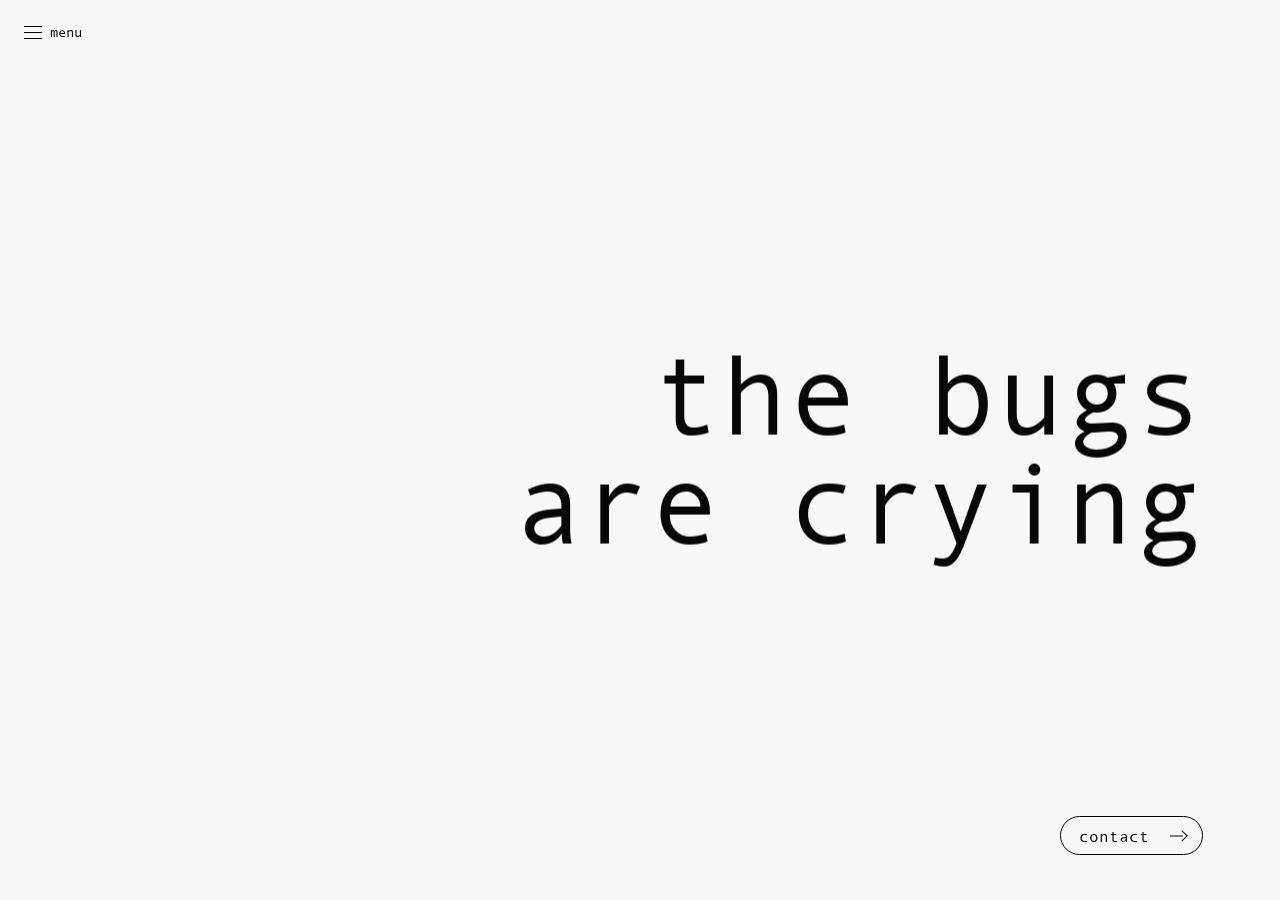
<file: index.html>
<!DOCTYPE html>
<html>
    <head>
        <title>the bugs are crying</title>
        <meta name="viewport" content="width=device-width, initial-scale=1">
        <link rel="stylesheet" href="./index.css?v=33">
        <link rel="icon" href="./favicon.ico">
        <link rel="icon" type="image/png" sizes="256x256" href="./favico-kasen.png?v=1">
        <link rel="shortcut icon" type="image/x-icon" href="./favico-kasen.ico?v=1">
        <link rel="apple-touch-icon" sizes="256x256" href="./favico-kasen.png?v=1">
    </head>
    <body>
        <div class="header">
            <button class="menu-toggle" type="button" aria-expanded="false" aria-controls="site-menu">
                <span class="menu-icon" aria-hidden="true"></span>
                <span class="menu-label">menu</span>
            </button>
            <nav class="site-menu" id="site-menu" aria-label="Main navigation">
                <ul>
                    <li><a href="./tattoos.html">tattoos</a></li>
                    <li><a href="./stencils.html">stencils</a></li>
                    <li><a href="./about.html">about</a></li>
                    <li><a href="./contact.html">contact</a></li>
                </ul>
            </nav>
        </div>
        <main>
            <section class="homepage" aria-label="The bugs are crying">
                <h1 class="homepage-title">the<br class="homepage-mobile-break"> bugs<br class="homepage-mobile-break"> are<br class="homepage-mobile-break"> crying</h1>
                <a class="homepage-contact" href="./contact.html">
                    <span>contact</span>
                    <span class="homepage-contact-arrow" aria-hidden="true"></span>
                </a>
            </section>
        </main>
        <script src="./navigation.js?v=1"></script>
    </body>
</html>
</file>
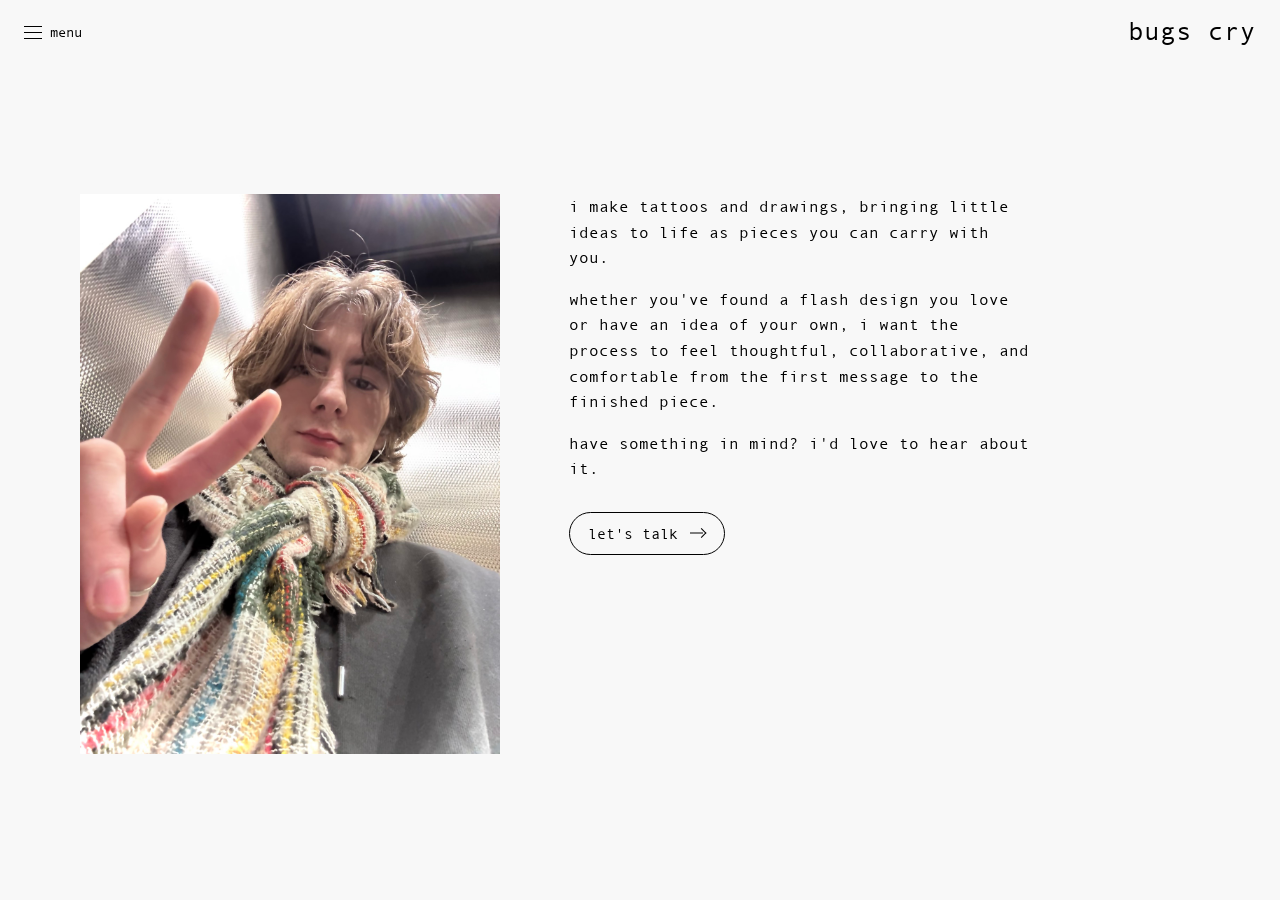
<file: about.html>
<!DOCTYPE html>
<html lang="en">
    <head>
        <title>about | the bugs are crying</title>
        <meta name="viewport" content="width=device-width, initial-scale=1">
        <meta name="description" content="Meet the artist behind the bugs are crying.">
        <link rel="stylesheet" href="./index.css?v=34">
        <link rel="stylesheet" href="./about.css?v=1">
        <link rel="icon" href="./favicon.ico">
        <link rel="icon" type="image/png" sizes="256x256" href="./favico-kasen.png?v=1">
        <link rel="shortcut icon" type="image/x-icon" href="./favico-kasen.ico?v=1">
        <link rel="apple-touch-icon" sizes="256x256" href="./favico-kasen.png?v=1">
    </head>
    <body>
        <header class="header about-header">
            <h1 class="title about-brand">
                <a href="./index.html">bugs cry</a>
            </h1>
            <button class="menu-toggle" type="button" aria-expanded="false" aria-controls="site-menu">
                <span class="menu-icon" aria-hidden="true"></span>
                <span class="menu-label">menu</span>
            </button>
            <nav class="site-menu" id="site-menu" aria-label="Main navigation">
                <ul>
                    <li><a href="./tattoos.html">tattoos</a></li>
                    <li><a href="./stencils.html">stencils</a></li>
                    <li><a href="./about.html" aria-current="page">about</a></li>
                    <li><a href="./contact.html">contact</a></li>
                </ul>
            </nav>
        </header>
        <main class="about-page">
            <section class="about-layout" aria-label="About the artist">
                <figure class="about-portrait">
                    <img src="./img-%20about/about-portrait.jpg" alt="The artist behind bugs cry">
                </figure>
                <div class="about-copy">
                    <div class="about-body">
                        <p>i make tattoos and drawings, bringing little ideas to life as pieces you can carry with you.</p>
                        <p>whether you've found a flash design you love or have an idea of your own, i want the process to feel thoughtful, collaborative, and comfortable from the first message to the finished piece.</p>
                        <p>have something in mind? i'd love to hear about it.</p>
                    </div>
                    <a class="about-contact" href="./contact.html">
                        <span>let's talk</span>
                        <span class="about-contact-arrow" aria-hidden="true"></span>
                    </a>
                </div>
            </section>
        </main>
        <script src="./navigation.js?v=1"></script>
    </body>
</html>
</file>
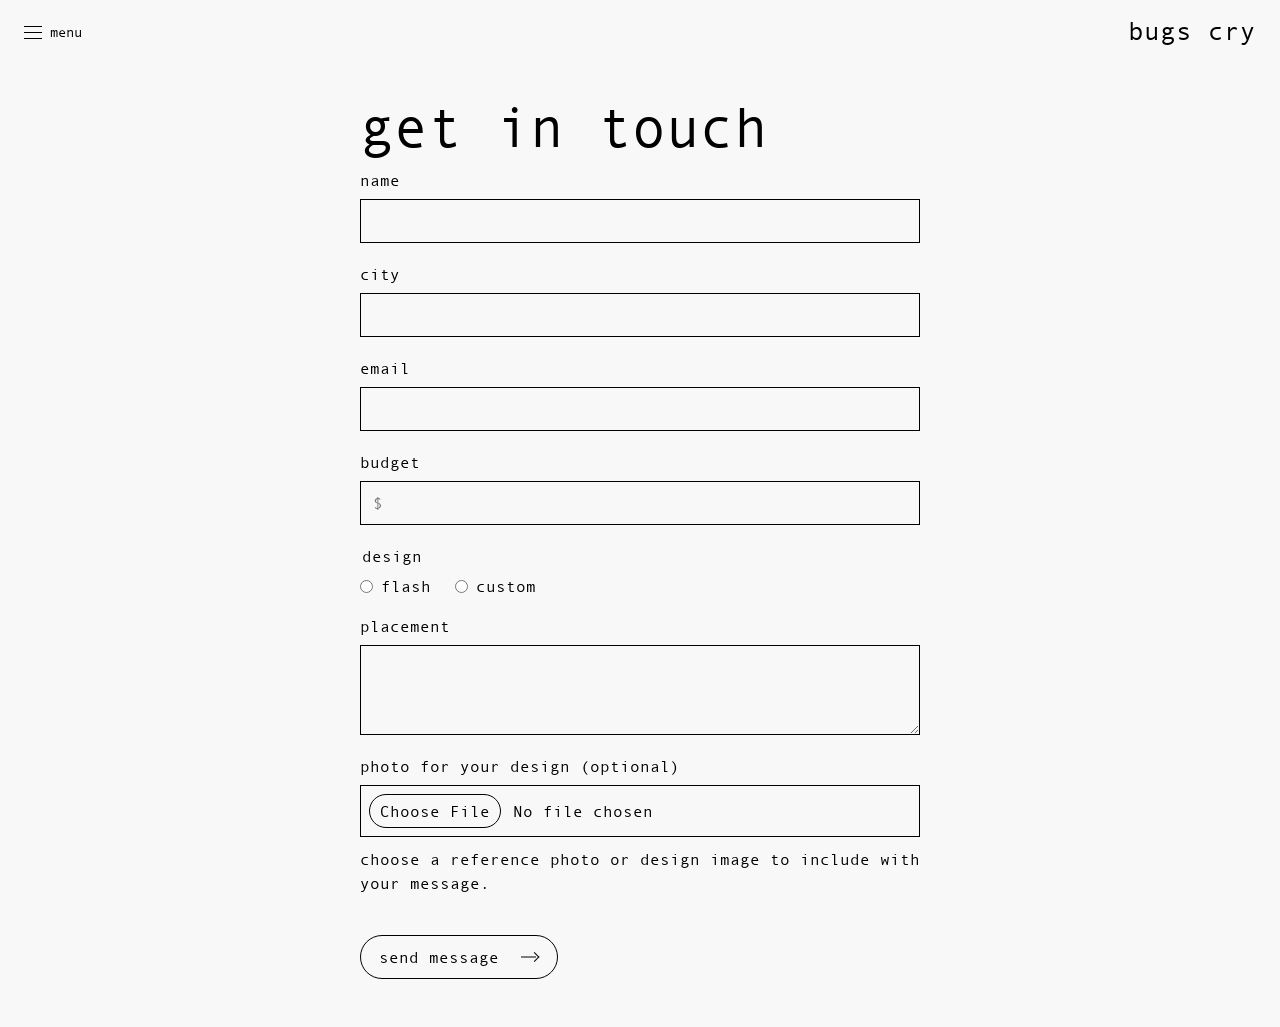
<file: contact.html>
<!DOCTYPE html>
<html lang="en">
    <head>
        <title>contact | the bugs are crying</title>
        <meta name="viewport" content="width=device-width, initial-scale=1">
        <link rel="stylesheet" href="./index.css?v=33">
        <link rel="stylesheet" href="./contact.css?v=3">
        <link rel="icon" href="./favicon.ico">
        <link rel="icon" type="image/png" sizes="256x256" href="./favico-kasen.png?v=1">
        <link rel="shortcut icon" type="image/x-icon" href="./favico-kasen.ico?v=1">
        <link rel="apple-touch-icon" sizes="256x256" href="./favico-kasen.png?v=1">
    </head>
    <body>
        <div class="header contact-header">
            <h1 class="title contact-brand">
                <a href="./index.html">bugs cry</a>
            </h1>
            <button class="menu-toggle" type="button" aria-expanded="false" aria-controls="site-menu">
                <span class="menu-icon" aria-hidden="true"></span>
                <span class="menu-label">menu</span>
            </button>
            <nav class="site-menu" id="site-menu" aria-label="Main navigation">
                <ul>
                    <li><a href="./tattoos.html">tattoos</a></li>
                    <li><a href="./stencils.html">stencils</a></li>
                    <li><a href="./about.html">about</a></li>
                    <li><a href="./contact.html" aria-current="page">contact</a></li>
                </ul>
            </nav>
        </div>
        <main class="contact-page">
            <section class="contact-sheet" aria-labelledby="contact-title">
                <h1 id="contact-title">get in touch</h1>
                <form action="https://formsubmit.co/bugscry@gmail.com" method="post" enctype="multipart/form-data">
                    <label for="contact-name">name</label>
                    <input id="contact-name" name="name" type="text" autocomplete="name" required>

                    <label for="contact-city">city</label>
                    <input id="contact-city" name="city" type="text" autocomplete="address-level2" required>

                    <label for="contact-email">email</label>
                    <input id="contact-email" name="email" type="email" autocomplete="email" required>

                    <label for="contact-budget">budget</label>
                    <input id="contact-budget" name="budget" type="number" min="0" step="1" inputmode="decimal" placeholder="$">

                    <fieldset class="contact-design">
                        <legend>design</legend>
                        <div class="contact-design-options">
                            <label>
                                <input type="radio" name="design" value="flash" required>
                                flash
                            </label>
                            <label>
                                <input type="radio" name="design" value="custom">
                                custom
                            </label>
                        </div>
                    </fieldset>

                    <label for="contact-placement">placement</label>
                    <textarea id="contact-placement" name="placement" rows="3" required></textarea>

                    <label for="contact-photo">photo for your design (optional)</label>
                    <input id="contact-photo" class="contact-photo-input" name="photo" type="file" accept="image/*" aria-describedby="contact-photo-help">
                    <p class="contact-photo-help" id="contact-photo-help">choose a reference photo or design image to include with your message.</p>
                    <div class="contact-photo-preview" hidden>
                        <img alt="preview of your selected design photo">
                        <button class="contact-photo-remove" type="button">remove photo</button>
                    </div>
                    <p class="contact-photo-status" aria-live="polite"></p>

                    <button class="contact-submit" type="submit">send message <span class="contact-submit-arrow" aria-hidden="true"></span></button>
                </form>
            </section>
        </main>
        <script src="./navigation.js?v=1"></script>
        <script src="./contact.js?v=1"></script>
    </body>
</html>
</file>
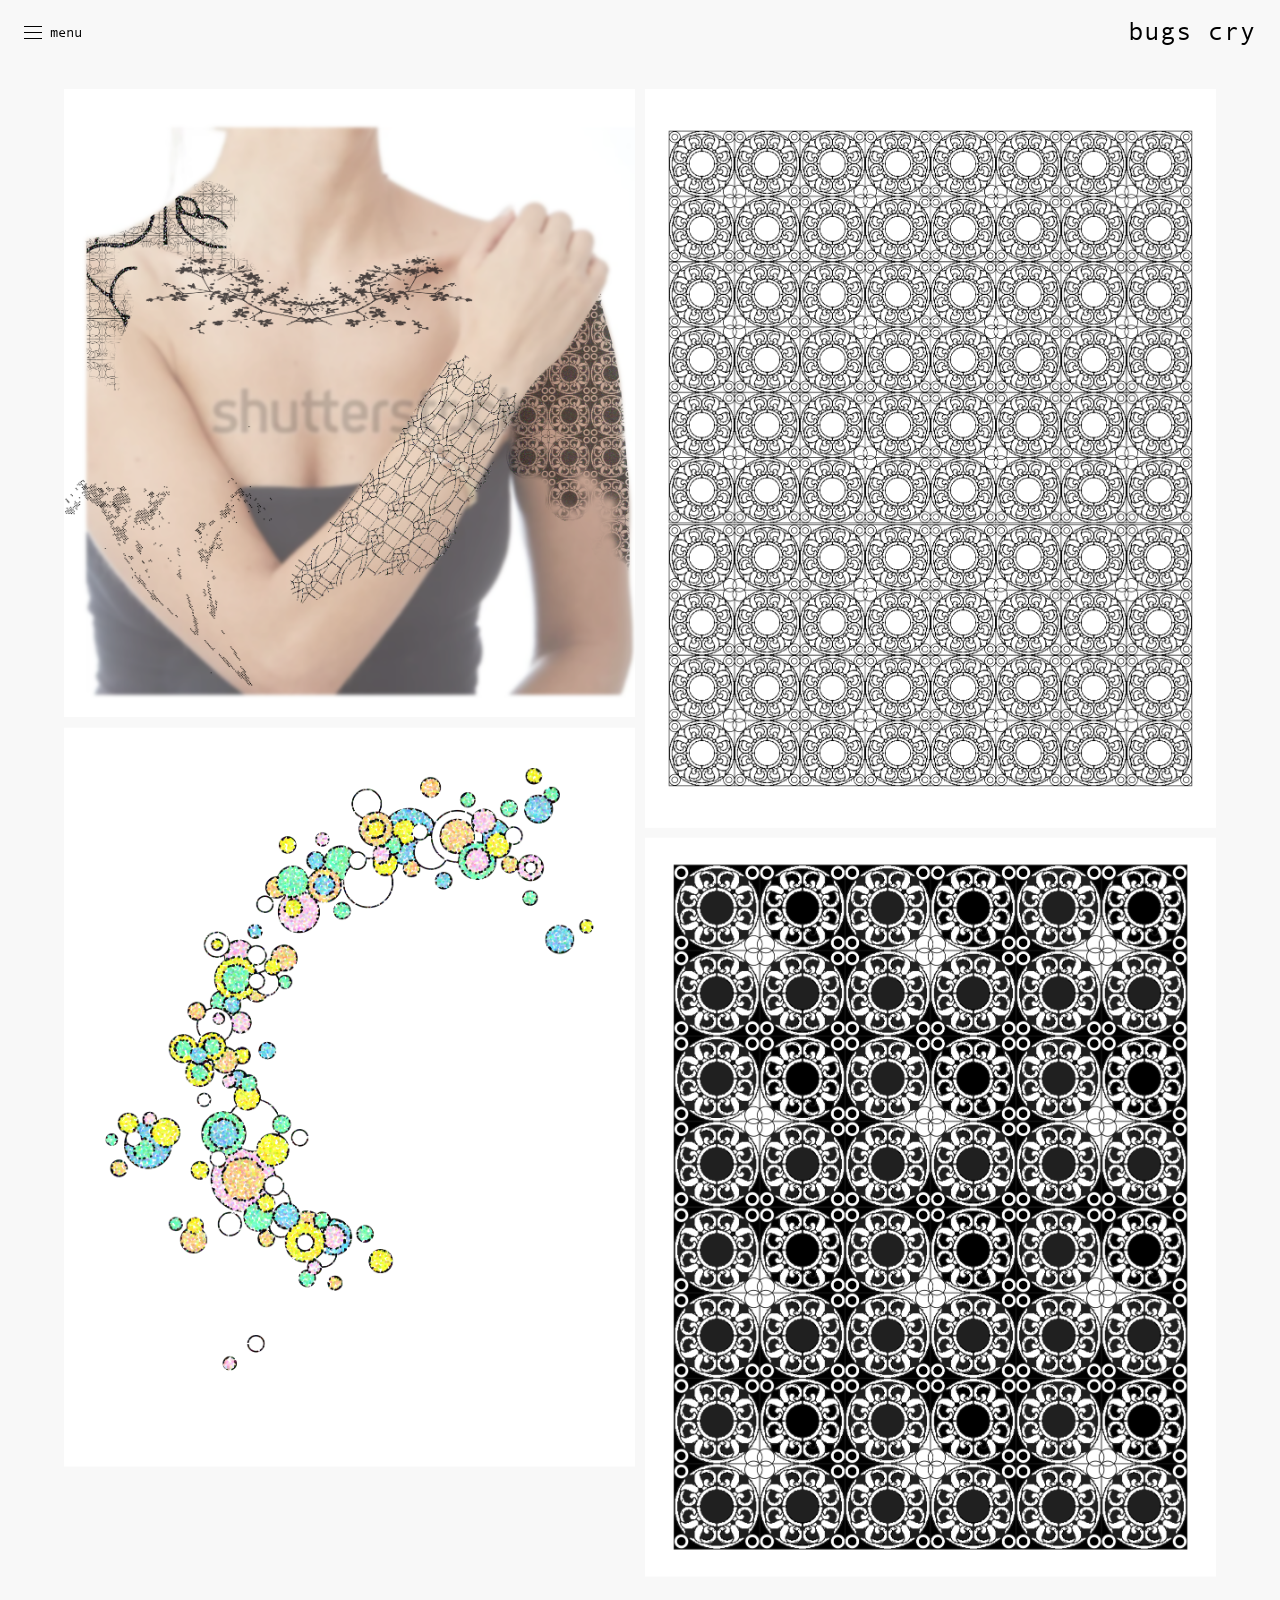
<file: stencils.html>
<!DOCTYPE html>
<html lang="en">
    <head>
        <title>stencils | the bugs are crying</title>
        <meta name="viewport" content="width=device-width, initial-scale=1">
        <link rel="stylesheet" href="./index.css?v=34">
        <link rel="stylesheet" href="./stencils.css?v=4">
        <script src="./masonry.pkgd.min.js"></script>
        <link rel="icon" href="./favicon.ico">
        <link rel="icon" type="image/png" sizes="256x256" href="./favico-kasen.png?v=1">
        <link rel="shortcut icon" type="image/x-icon" href="./favico-kasen.ico?v=1">
        <link rel="apple-touch-icon" sizes="256x256" href="./favico-kasen.png?v=1">
    </head>
    <body>
        <main>
            <div class="header">
                <button class="menu-toggle" type="button" aria-expanded="false" aria-controls="site-menu">
                    <span class="menu-icon" aria-hidden="true"></span>
                    <span class="menu-label">menu</span>
                </button>
                <nav class="site-menu" id="site-menu" aria-label="Main navigation">
                    <ul>
                        <li><a href="./tattoos.html">tattoos</a></li>
                        <li><a href="./stencils.html" aria-current="page">stencils</a></li>
                        <li><a href="./about.html">about</a></li>
                        <li><a href="./contact.html">contact</a></li>
                    </ul>
                </nav>
                <h1 class="title">
                    <a href="./index.html">bugs cry</a>
                </h1>
            </div>
            <section class="container stencils-gallery" aria-label="Stencil designs">
                <div class="stencil-sizer" aria-hidden="true"></div>
                <figure>
                    <button class="stencil-image" type="button" aria-label="Open stencil design 1 in slideshow">
                        <img src="./img-stencil/11515155151.png" alt="Stencil design 1">
                    </button>
                </figure>
                <figure>
                    <button class="stencil-image" type="button" aria-label="Open stencil design 2 in slideshow">
                        <img src="./img-stencil/3453578998%20pattern.png" alt="Stencil design 2">
                    </button>
                </figure>
                <figure>
                    <button class="stencil-image" type="button" aria-label="Open stencil design 3 in slideshow">
                        <img src="./img-stencil/Untitled-155.png" alt="Stencil design 3">
                    </button>
                </figure>
                <figure>
                    <button class="stencil-image" type="button" aria-label="Open stencil design 4 in slideshow">
                        <img src="./img-stencil/dark%20pattern%201.png" alt="Stencil design 4">
                    </button>
                </figure>
            </section>
        </main>
        <script src="./navigation.js?v=1"></script>
        <script src="./stencils.js?v=1"></script>
    </body>
</html>
</file>
<file: index.css>
@font-face {
    font-family: 'Bugs Cry Mono';
    font-style: normal;
    font-weight: 400;
    font-stretch: normal;
    src: url('./ANDALEMO.woff') format('woff');
    font-display: swap;
}

*{ 
    background-color: var(--surface-color);
    box-sizing: border-box;
    font-family: 'Bugs Cry Mono', Courier, monospace;
    font-synthesis: none;
}

:root {
    --surface-color: #f8f8f8;
}

body {
    margin: 0;
}

button {
    font-family: inherit;
}

body,
.header,
.header a,
.site-menu,
.site-menu a,
.slideshow,
.slideshow button {
    font-family: 'Bugs Cry Mono', Courier, monospace;
    font-synthesis: none;
}

.header {
    height: 64px;
    width: 100%;
    position: fixed;
    top: 0;
    left: 0;
    z-index: 4;
    background: var(--surface-color);
}

.header > *,
.header a,
.menu-toggle,
.menu-toggle *,
.site-menu *,
.site-menu li {
    background-color: transparent;
}

.title {
    position: fixed;
    top: 0;
    height: 64px;
    display: flex;
    align-items: center;
    right: 24px;
    z-index: 5;
    margin: 0;
    font-size: clamp(1.2rem, 2vw, 1.8rem);
    font-weight: normal;
    line-height: 1;
}

.header a {
    text-decoration: none;
    color: black;
    transition: opacity 200ms ease-out;
}

.menu-toggle {
    position: fixed;
    top: 0;
    height: 64px;
    left: 24px;
    z-index: 6;
    display: flex;
    align-items: center;
    gap: 8px;
    border: 0;
    padding: 0;
    background: transparent;
    color: #000;
    font: inherit;
    cursor: pointer;
}

.menu-icon,
.menu-icon::before,
.menu-icon::after {
    display: block;
    width: 18px;
    height: 1px;
    background: currentColor;
    transition: transform 200ms ease-out;
}

.menu-icon {
    position: relative;
}

.menu-icon::before,
.menu-icon::after {
    position: absolute;
    content: '';
}

.menu-icon::before {
    transform: translateY(-6px);
}

.menu-icon::after {
    transform: translateY(6px);
}

.menu-label {
    font-size: 0.9rem;
    line-height: 1;
}

.site-menu {
    position: fixed;
    top: 64px;
    left: 0;
    width: min(280px, 80vw);
    height: 100vh;
    padding: 80px 30px 30px;
    background-color: var(--surface-color);
    box-shadow: none;
    transform: translateX(-105%);
    transition: transform 250ms ease-out;
}

.site-menu ul {
    list-style: none;
    padding: 0;
    margin: 0;
}

.site-menu a {
    text-decoration: none;
    color: black;
    transition: all 200ms ease-out;
}

.site-menu li + li {
    margin-top: 14px;
}

.menu-open .site-menu {
    transform: translateX(0);
}

.menu-open .menu-icon {
    background: transparent;
}

.menu-open .menu-icon::before {
    transform: rotate(45deg);
}

.menu-open .menu-icon::after {
    transform: rotate(-45deg);
}

a:hover,
.menu-toggle:hover {
    opacity: 50%;
}

main {
  min-height: 100vh;
}

.container {
  position: relative;
  left: 0;
  width: 100%;
  box-sizing: border-box;
  padding: 84px 2vw 20px;
}

.homepage {
  position: relative;
  min-height: 100vh;
  min-height: 100dvh;
  overflow: hidden;
}

.homepage-title {
  position: fixed;
  top: 50%;
  right: clamp(24px, 6vw, 96px);
  max-width: min(10ch, 82vw);
  margin: 0;
  color: #fff;
  background: transparent;
  font-size: clamp(3rem, 9vw, 8rem);
  font-weight: normal;
  line-height: 0.95;
  text-align: right;
  transform: translateY(-50%);
  mix-blend-mode: difference;
}

.homepage-mobile-break {
  display: none;
}

.homepage-contact {
  position: fixed;
  right: clamp(24px, 6vw, 96px);
  bottom: clamp(24px, 5vh, 48px);
  z-index: 5;
  display: inline-block;
  padding: 0.65rem 1rem 0.65rem 1.15rem;
  color: #000;
  background: transparent;
  border: 1px solid #000;
  border-radius: 999px;
  font-size: 1rem;
  line-height: 1;
  white-space: nowrap;
  text-decoration: none;
  opacity: 1 !important;
  transition: background-color 180ms ease-out, transform 180ms ease-out;
}

.homepage-contact:hover {
  color: #000;
  background-color: #e8e8e8;
  opacity: 1 !important;
  transform: translateY(-2px);
}

.homepage-contact span {
  color: inherit;
  background: transparent;
  opacity: 1 !important;
  text-decoration: none;
}

.homepage-contact-arrow {
  position: relative;
  display: inline-block;
  margin-left: 0.7rem;
  width: 1rem;
  height: 0.7rem;
  text-decoration: none;
  transition: transform 180ms ease-out;
}

.homepage-contact-arrow::before {
  position: absolute;
  top: 50%;
  left: 0;
  width: 0.8rem;
  height: 1px;
  content: '';
  background: currentColor;
  transform: translateY(-50%);
}

.homepage-contact-arrow::after {
  position: absolute;
  top: 50%;
  right: 0;
  width: 0.45rem;
  height: 0.45rem;
  content: '';
  border-top: 1px solid currentColor;
  border-right: 1px solid currentColor;
  transform: translateY(-50%) rotate(45deg);
}

.homepage-contact:hover .homepage-contact-arrow {
  transform: translateX(0.25rem);
}

.post {
  position: relative;
  overflow: hidden;
  width: calc((100% - 30px) / 4);
  padding-block: 5px;
}

.grid-sizer {
  width: calc((100% - 30px) / 4);
}

img {
  width: 100%;
  display: block;
}

.post {
  cursor: pointer;
}

.post img {
  transition: opacity 180ms ease-in-out;
  will-change: opacity;
}

@media (hover: hover) and (pointer: fine) {
  .post:hover img {
    opacity: 0.75;
  }
}

.slideshow {
  position: fixed;
  inset: 0;
  z-index: 10;
  display: none;
  align-items: center;
  justify-content: center;
  padding: 30px;
  background: rgba(248, 248, 248, 0.96);
}

.slideshow.is-open {
  display: flex;
}

.slideshow-content {
  position: relative;
  display: flex;
  max-width: 95vw;
  max-height: 95vh;
  flex-direction: column;
  align-items: center;
}

.slideshow-image {
  width: auto;
  max-width: 95vw;
  max-height: calc(95vh - 70px);
  object-fit: contain;
}

.slideshow-close,
.slideshow-controls button {
  border: 0;
  outline: none;
  color: #000;
  font: inherit;
  cursor: pointer;
}

.slideshow-close {
  position: fixed;
  top: 18px;
  right: 24px;
  background: transparent;
  font-size: 28px;
  line-height: 1;
}

.slideshow-controls {
  display: flex;
  align-items: center;
  gap: 24px;
  padding-top: 12px;
}

.slideshow-controls button {
  min-width: 36px;
  padding: 4px 10px;
  background: transparent;
  font-size: 24px;
}

.slideshow-controls button:hover,
.slideshow-close:hover {
  opacity: 0.5;
}

body.slideshow-open {
  overflow: hidden;
}

@media (max-aspect-ratio: 3/4) {
  .container {
    padding-inline: 24px;
  }

  .post,
  .grid-sizer {
    width: calc((100% - 10px) / 2);
  }

  .site-menu {
    width: 100vw;
    height: calc(100dvh - 64px);
    display: flex;
    align-items: center;
    justify-content: center;
    padding: 30px;
    text-align: center;
  }

  .site-menu a {
    font-size: 1.5rem;
  }

  .site-menu li + li {
    margin-top: 24px;
  }

  .slideshow-close {
    top: 18px;
    right: 24px;
  }

  .slideshow-controls {
    position: fixed;
    bottom: calc(12px + env(safe-area-inset-bottom));
    left: 50%;
    z-index: 11;
    padding: 0;
    background: transparent;
    transform: translateX(-50%);
  }

  .slideshow-controls button,
  .slideshow-count {
    background: transparent;
  }
}

@media (max-aspect-ratio: 16/9) and (max-width: 1000px) {
  .homepage-mobile-break {
    display: block;
  }

  .container {
    left: 0;
    width: 100%;
    padding: 84px 15px 30px;
  }

  .post,
  .grid-sizer {
    width: 100%;
  }

  .header,
  .title,
  .menu-toggle {
    height: 56px;
  }

  .title {
    right: 15px;
    font-size: 1.2rem;
  }

  .menu-toggle {
    left: 15px;
  }

  .site-menu {
    top: 56px;
    width: 100vw;
    height: calc(100dvh - 56px);
    display: flex;
    align-items: center;
    justify-content: center;
    padding: 24px;
    text-align: center;
  }

  .site-menu a {
    font-size: 1.5rem;
  }

  .site-menu li + li {
    margin-top: 24px;
  }

  .slideshow {
    padding: 20px;
  }

  .slideshow-content {
    max-height: calc(100dvh - 100px);
  }

  .slideshow-image {
    max-height: calc(100dvh - 140px);
  }

  .slideshow-controls {
    position: fixed;
    bottom: calc(12px + env(safe-area-inset-bottom));
    left: 50%;
    z-index: 11;
    padding: 0;
    background: transparent;
    transform: translateX(-50%);
  }

  .slideshow-controls button,
  .slideshow-count {
    background: transparent;
  }

  .slideshow-close {
    top: 15px;
    right: 15px;
  }
}
</file>
<file: about.css>
.about-page {
    min-height: 100vh;
    min-height: 100dvh;
    display: flex;
    align-items: center;
    padding: 88px clamp(24px, 5vw, 72px) 40px;
}

.about-layout {
    display: grid;
    grid-template-columns: minmax(0, 0.82fr) minmax(0, 1.18fr);
    align-items: stretch;
    gap: clamp(28px, 4vw, 72px);
    width: min(100%, 1120px);
    margin: 0 auto;
}

.about-portrait {
    margin: 0;
    width: min(100%, 420px);
    align-self: stretch;
}

.about-portrait img {
    display: block;
    width: 100%;
    height: 100%;
    object-fit: cover;
    object-position: center;
}

.about-portrait figcaption {
    font-size: 0.78rem;
    letter-spacing: 0.04em;
    text-transform: lowercase;
}

.about-portrait figcaption {
    margin-top: 10px;
}

.about-copy {
    max-width: 500px;
}

.about-copy h2 {
    margin: 0;
    font-size: clamp(2rem, 3.25vw, 3rem);
    font-weight: normal;
    line-height: 1.05;
    letter-spacing: -0.06em;
}

.about-body {
    max-width: 460px;
    font-size: 1rem;
    line-height: 1.6;
}

.about-body p {
    margin: 0 0 16px;
}

.about-contact {
    display: inline-flex;
    align-items: center;
    margin-top: 14px;
    padding: 12px 18px;
    border: 1px solid #000;
    border-radius: 999px;
    color: #000;
    font-size: 0.95rem;
    text-decoration: none;
    transition: background-color 180ms ease-out, transform 180ms ease-out;
}

.about-contact,
.about-contact * {
    background-color: transparent;
}

.about-contact:hover {
    background-color: #e8e8e8;
    opacity: 1;
    transform: translateY(-2px);
}

.about-contact-arrow {
    position: relative;
    display: inline-block;
    width: 16px;
    height: 12px;
    margin-left: 12px;
    transition: transform 180ms ease-out;
}

.about-contact-arrow::before {
    position: absolute;
    top: 50%;
    left: 0;
    width: 13px;
    height: 1px;
    content: '';
    background: currentColor;
    transform: translateY(-50%);
}

.about-contact-arrow::after {
    position: absolute;
    top: 50%;
    right: 1px;
    width: 6px;
    height: 6px;
    content: '';
    border-top: 1px solid currentColor;
    border-right: 1px solid currentColor;
    transform: translateY(-50%) rotate(45deg);
}

.about-contact:hover .about-contact-arrow {
    transform: translateX(3px);
}

.about-contact:focus-visible {
    outline: 2px solid #000;
    outline-offset: 3px;
}

@media (max-width: 700px) {
    .about-page {
        align-items: flex-start;
        padding: 88px 24px 40px;
    }

    .about-layout {
        grid-template-columns: minmax(0, 1fr);
        gap: 30px;
        width: min(100%, 560px);
    }

    .about-portrait {
        width: min(100%, 400px);
        margin-inline: auto;
    }

    .about-copy h2 {
        font-size: clamp(2rem, 8vw, 2.5rem);
    }

    .about-body {
        margin-top: 20px;
    }
}
</file>
<file: contact.css>
.contact-page {
    min-height: 100vh;
    min-height: 100dvh;
    display: flex;
    align-items: center;
    justify-content: center;
    padding: 96px 24px 48px;
}

.contact-sheet {
    width: min(100%, 560px);
}

.contact-sheet h1 {
    margin: 0;
    font-size: clamp(2rem, 5vw, 3.5rem);
    font-weight: normal;
}

.contact-intro {
    margin: 12px 0 36px;
    line-height: 1.5;
}

.contact-intro a {
    color: inherit;
}

.contact-sheet form {
    display: grid;
    gap: 10px;
}

.contact-sheet form > label {
    margin-top: 12px;
}

.contact-sheet input,
.contact-sheet textarea {
    width: 100%;
    border: 1px solid #000;
    border-radius: 0;
    padding: 12px;
    background: transparent;
    color: #000;
    font: inherit;
}

.contact-sheet textarea {
    min-height: 90px;
    resize: vertical;
}

.contact-sheet input[type="file"] {
    padding: 8px;
}

.contact-sheet input[type="file"]::file-selector-button {
    margin-right: 12px;
    padding: 7px 10px;
    border: 1px solid #000;
    border-radius: 999px;
    background: transparent;
    color: #000;
    font: inherit;
    cursor: pointer;
}

.contact-design {
    margin: 12px 0 0;
    padding: 0;
    border: 0;
}

.contact-design legend {
    margin-bottom: 12px;
}

.contact-design-options {
    display: flex;
    gap: 24px;
}

.contact-design-options label {
    display: inline-flex;
    align-items: center;
    gap: 8px;
}

.contact-design-options input {
    width: auto;
    margin: 0;
    accent-color: #000;
}

.contact-photo-help,
.contact-photo-status {
    margin: 0;
    line-height: 1.5;
}

.contact-photo-preview {
    display: flex;
    align-items: flex-start;
    gap: 12px;
}

.contact-photo-preview[hidden] {
    display: none;
}

.contact-photo-preview img {
    display: block;
    width: min(100%, 220px);
    max-height: 220px;
    object-fit: contain;
}

.contact-photo-remove {
    padding: 0;
    border: 0;
    background: transparent;
    color: #000;
    font: inherit;
    text-decoration: underline;
    cursor: pointer;
}

.contact-sheet input:focus-visible,
.contact-sheet textarea:focus-visible,
.contact-submit:focus-visible,
.contact-photo-remove:focus-visible,
.contact-design-options input:focus-visible {
    outline: 2px solid #000;
    outline-offset: 3px;
}

.contact-submit {
    justify-self: start;
    margin-top: 20px;
    padding: 12px 18px;
    border: 1px solid #000;
    border-radius: 999px;
    background: transparent;
    color: #000;
    font: inherit;
    cursor: pointer;
    transition: background-color 180ms ease-out, transform 180ms ease-out;
}

.contact-submit-arrow {
    position: relative;
    display: inline-block;
    margin-left: 12px;
    width: 18px;
    height: 12px;
    background: transparent;
    transition: transform 180ms ease-out;
}

.contact-submit-arrow::before {
    position: absolute;
    top: 50%;
    left: 0;
    width: 15px;
    height: 1px;
    content: '';
    background: currentColor;
    transform: translateY(-50%);
}

.contact-submit-arrow::after {
    position: absolute;
    top: 50%;
    right: 1px;
    width: 6px;
    height: 6px;
    content: '';
    border-top: 1px solid currentColor;
    border-right: 1px solid currentColor;
    transform: translateY(-50%) rotate(45deg);
}

.contact-submit:hover {
    background-color: #e8e8e8;
    transform: translateY(-2px);
}

.contact-submit:hover span {
    transform: translateX(3px);
}

@media (max-aspect-ratio: 3/4) {
    .contact-page {
        padding: 88px 24px 36px;
    }

    .contact-intro {
        margin-bottom: 24px;
    }
}

@media (max-aspect-ratio: 16/9) and (max-width: 1000px) {
    .contact-page {
        padding-right: 15px;
        padding-left: 15px;
    }
}
</file>
<file: stencils.css>
.container.stencils-gallery {
    width: 100%;
    margin: 0 auto;
    padding: 84px clamp(24px, 5vw, 72px) 40px;
}

.stencils-gallery figure {
    margin: 0;
    padding-block: 5px;
}

.stencil-image {
    display: block;
    width: 100%;
    padding: 0;
    border: 0;
    cursor: pointer;
}

.stencils-gallery img {
    width: 100%;
    height: auto;
    transition: opacity 180ms ease-in-out;
}

@media (hover: hover) and (pointer: fine) {
    .stencil-image:hover img {
        opacity: 0.75;
    }
}

@media (max-width: 600px) {
    .container.stencils-gallery {
        padding: 76px 24px 30px;
    }
}
</file>
